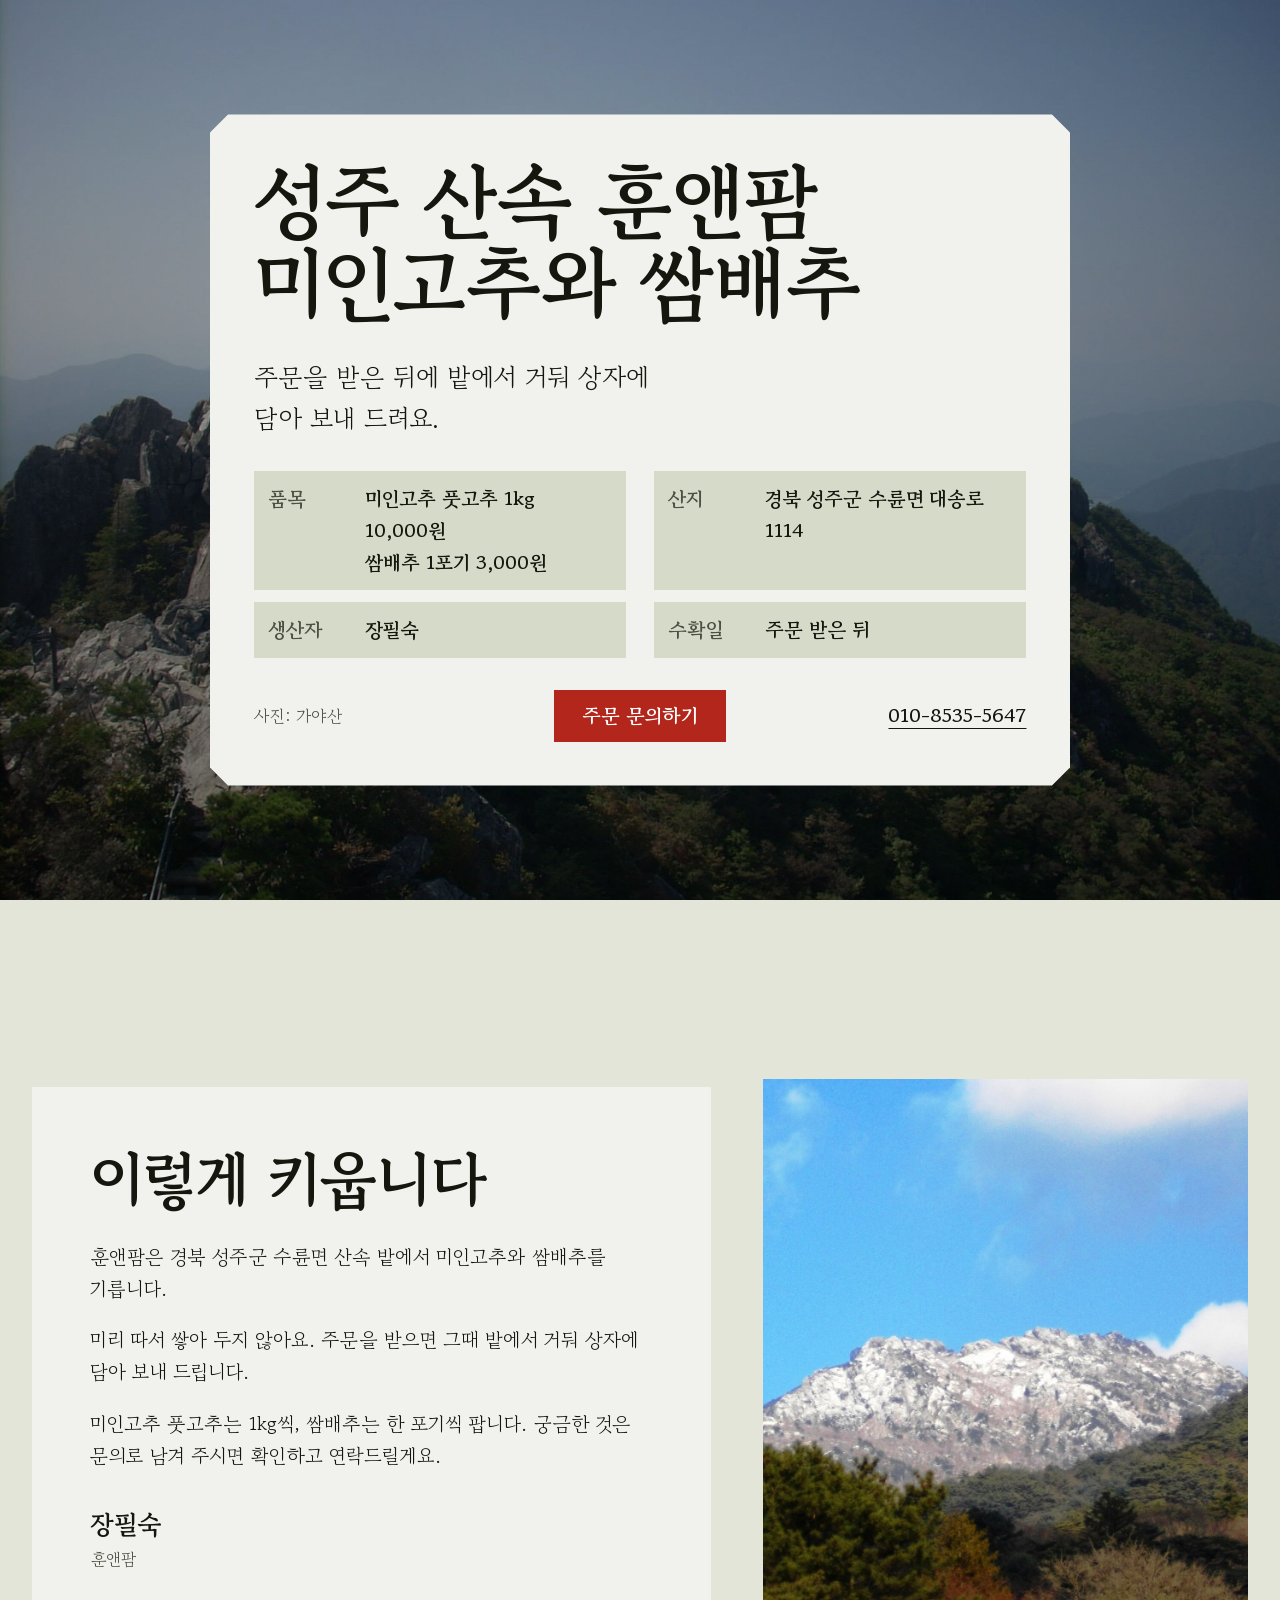
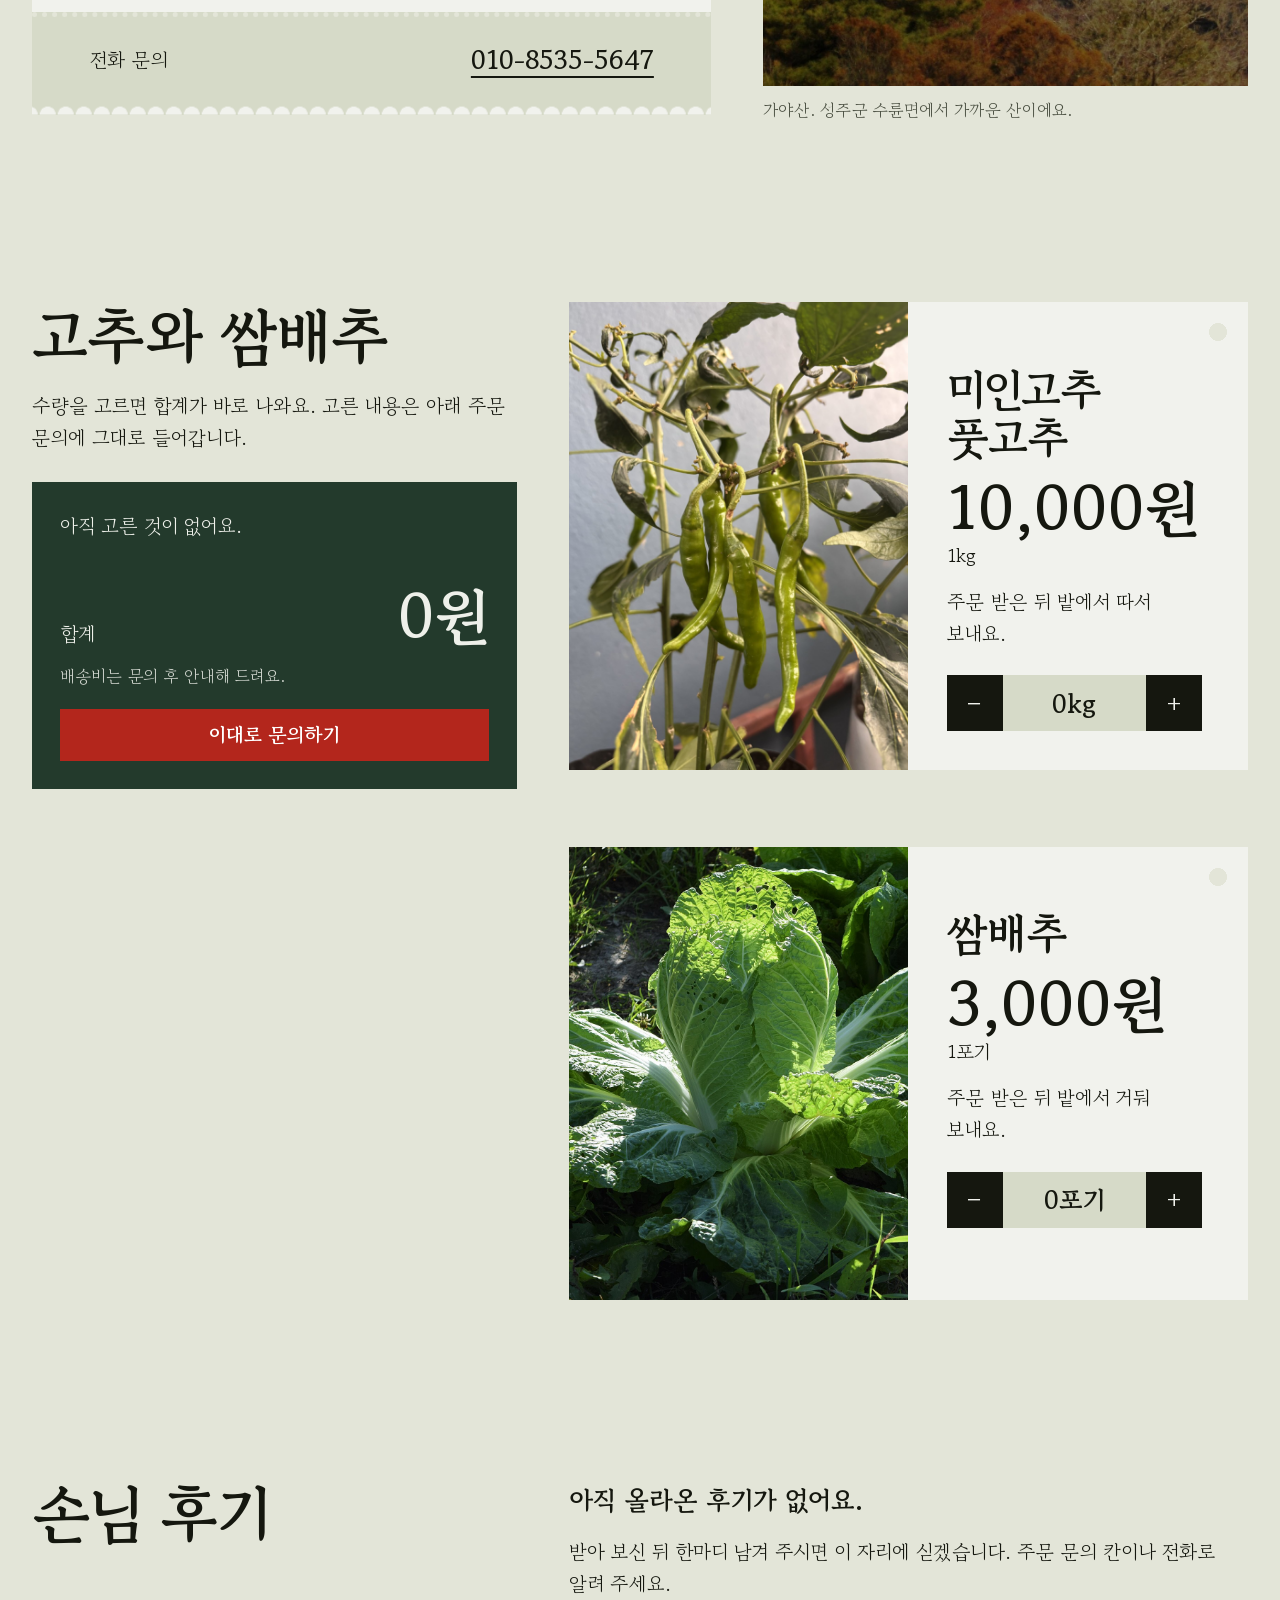
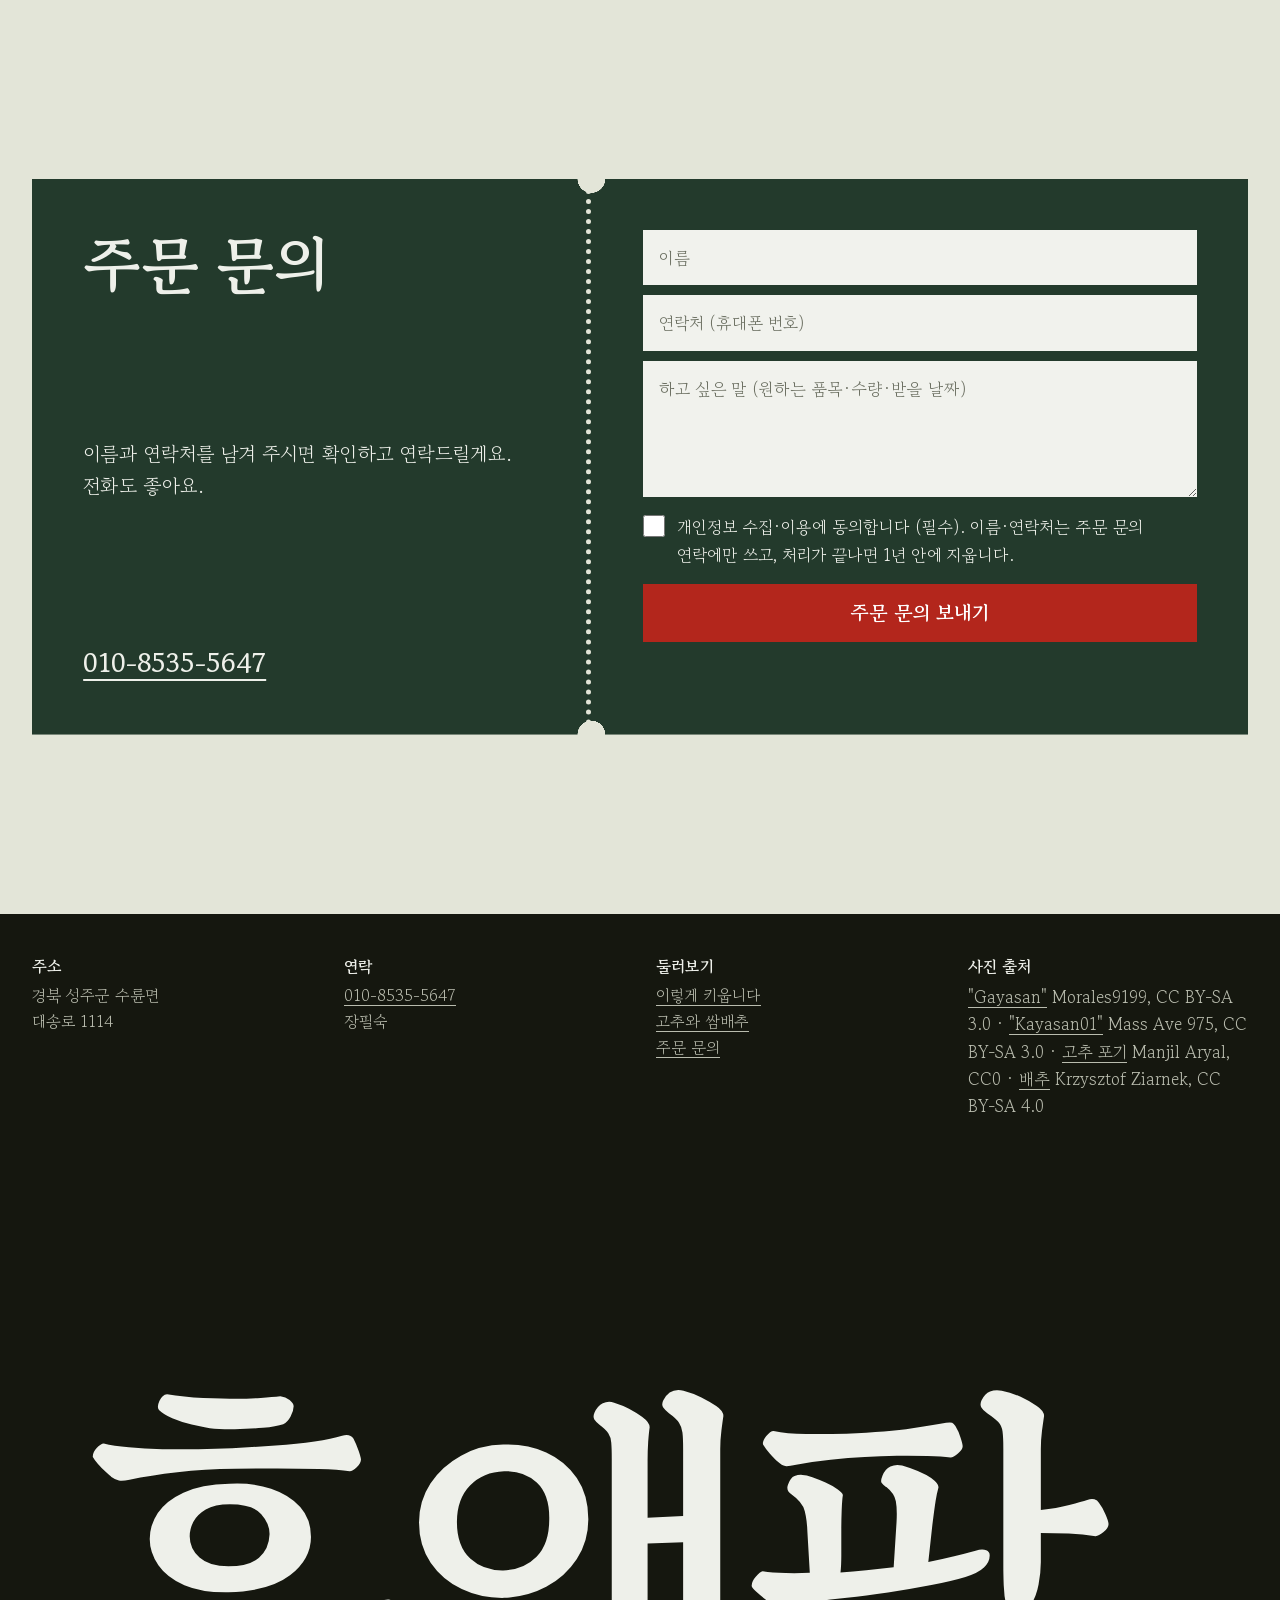
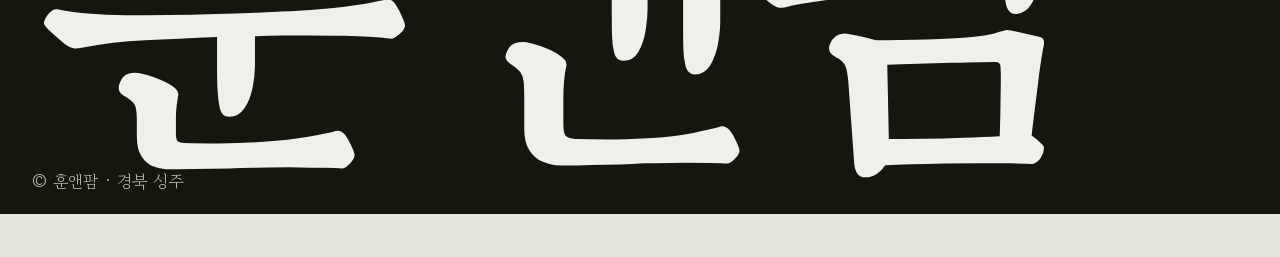
<file: index.html>
<!doctype html>
<html lang="ko">
<head>
<meta charset="utf-8">
<meta name="viewport" content="width=device-width, initial-scale=1">
<title>훈앤팜 — 성주 산속 미인고추·쌈배추</title>
<meta name="description" content="경북 성주군 수륜면 훈앤팜. 미인고추 풋고추 1kg 10,000원, 쌈배추 1포기 3,000원. 주문을 받은 뒤 밭에서 거둬 보내 드립니다.">
<meta property="og:title" content="훈앤팜 — 성주 산속 미인고추·쌈배추">
<meta property="og:description" content="주문을 받은 뒤 밭에서 거둬 보내 드립니다. 미인고추 풋고추 1kg 10,000원 · 쌈배추 1포기 3,000원">
<meta property="og:image" content="assets/gayasan-ridge.jpg">
<link rel="preconnect" href="https://fonts.googleapis.com">
<link rel="preconnect" href="https://fonts.gstatic.com" crossorigin>
<link href="https://fonts.googleapis.com/css2?family=Gowun+Batang:wght@400;700&display=swap" rel="stylesheet">
<link rel="stylesheet" href="styles.css">
<script>document.documentElement.classList.add('js')</script>
</head>
<body>

<header class="hero" id="top">
  <img class="hero-photo" src="assets/gayasan-ridge.jpg" width="1920" height="1440" alt="가야산 능선과 바위 봉우리, 멀리 겹쳐진 산줄기">
  <div class="label" aria-labelledby="hero-title">
    <h1 id="hero-title" class="reveal">성주 산속 훈앤팜<br>미인고추와 쌈배추</h1>
    <p class="label-lead reveal">주문을 받은 뒤에 밭에서 거둬 상자에 담아 보내 드려요.</p>
    <dl class="label-facts reveal">
      <div><dt>품목</dt><dd>미인고추 풋고추 1kg 10,000원<br>쌈배추 1포기 3,000원</dd></div>
      <div><dt>산지</dt><dd>경북 성주군 수륜면 대송로 1114</dd></div>
      <div><dt>생산자</dt><dd>장필숙</dd></div>
      <div><dt>수확일</dt><dd>주문 받은 뒤</dd></div>
    </dl>
    <div class="label-foot">
      <span class="label-credit">사진: 가야산</span>
      <a class="btn" href="#order">주문 문의하기</a>
      <a class="label-tel" href="tel:01085355647">010-8535-5647</a>
    </div>
  </div>
</header>

<main>

<section class="letter-wrap" id="story" aria-labelledby="story-title">
  <article class="letter">
    <h2 id="story-title" class="reveal">이렇게 키웁니다</h2>
    <p class="reveal">훈앤팜은 경북 성주군 수륜면 산속 밭에서 미인고추와 쌈배추를 기릅니다.</p>
    <p class="reveal">미리 따서 쌓아 두지 않아요. 주문을 받으면 그때 밭에서 거둬 상자에 담아 보내 드립니다.</p>
    <p class="reveal">미인고추 풋고추는 1kg씩, 쌈배추는 한 포기씩 팝니다. 궁금한 것은 문의로 남겨 주시면 확인하고 연락드릴게요.</p>
    <p class="sign reveal">장필숙<span>훈앤팜</span></p>
    <div class="letter-stub">
      <span>전화 문의</span>
      <a href="tel:01085355647">010-8535-5647</a>
    </div>
  </article>
  <figure class="letter-photo reveal">
    <img src="assets/gayasan-winter.jpg" width="1920" height="1421" alt="눈이 내린 가야산 봉우리와 앞쪽의 소나무 숲" loading="lazy" decoding="async">
    <figcaption>가야산. 성주군 수륜면에서 가까운 산이에요.</figcaption>
  </figure>
</section>

<section class="crops" id="crops" aria-labelledby="crops-title">
  <div class="crops-side">
    <h2 id="crops-title" class="reveal">고추와 쌈배추</h2>
    <p class="reveal">수량을 고르면 합계가 바로 나와요. 고른 내용은 아래 주문 문의에 그대로 들어갑니다.</p>
    <div class="tally" aria-live="polite">
      <p class="tally-lines" id="tally-lines">아직 고른 것이 없어요.</p>
      <p class="tally-sum"><span>합계</span> <strong id="tally-sum">0원</strong></p>
      <p class="tally-note">배송비는 문의 후 안내해 드려요.</p>
      <a class="btn" href="#order" id="tally-go">이대로 문의하기</a>
    </div>
  </div>

  <div class="tags">
    <article class="tag reveal" data-item="미인고추 풋고추" data-unit="kg" data-price="10000">
      <img src="assets/green-chili.jpg" width="1536" height="2048" alt="가지에 길쭉한 풋고추가 여러 개 달린 고추 포기" loading="lazy" decoding="async">
      <div class="tag-body">
        <h3>미인고추 풋고추</h3>
        <p class="tag-price"><strong>10,000원</strong> 1kg</p>
        <p>주문 받은 뒤 밭에서 따서 보내요.</p>
        <div class="stepper">
          <button type="button" class="step" data-d="-1" aria-label="미인고추 풋고추 1kg 빼기">−</button>
          <output class="qty" aria-label="미인고추 풋고추 수량">0kg</output>
          <button type="button" class="step" data-d="1" aria-label="미인고추 풋고추 1kg 더하기">+</button>
        </div>
      </div>
    </article>

    <article class="tag tag-b reveal" data-item="쌈배추" data-unit="포기" data-price="3000">
      <img src="assets/cabbage-field.jpg" width="1920" height="1280" alt="밭에서 잎을 넓게 펼치고 자라는 배추" loading="lazy" decoding="async">
      <div class="tag-body">
        <h3>쌈배추</h3>
        <p class="tag-price"><strong>3,000원</strong> 1포기</p>
        <p>주문 받은 뒤 밭에서 거둬 보내요.</p>
        <div class="stepper">
          <button type="button" class="step" data-d="-1" aria-label="쌈배추 1포기 빼기">−</button>
          <output class="qty" aria-label="쌈배추 수량">0포기</output>
          <button type="button" class="step" data-d="1" aria-label="쌈배추 1포기 더하기">+</button>
        </div>
      </div>
    </article>
  </div>
</section>

<section class="reviews" id="reviews" aria-labelledby="reviews-title">
  <h2 id="reviews-title" class="reveal">손님 후기</h2>
  <p class="reviews-lead reveal">아직 올라온 후기가 없어요.</p>
  <p class="reveal">받아 보신 뒤 한마디 남겨 주시면 이 자리에 싣겠습니다. 주문 문의 칸이나 전화로 알려 주세요.</p>
</section>

<section class="order" id="order" aria-labelledby="order-title">
  <div class="coupon">
    <div class="coupon-stub">
      <h2 id="order-title">주문 문의</h2>
      <p>이름과 연락처를 남겨 주시면 확인하고 연락드릴게요. 전화도 좋아요.</p>
      <a class="coupon-tel" href="tel:01085355647">010-8535-5647</a>
    </div>
    <form class="coupon-form" id="order-form" novalidate>
      <label class="vh" for="f-name">이름</label>
      <input id="f-name" name="name" type="text" placeholder="이름" autocomplete="name" required maxlength="50">
      <label class="vh" for="f-contact">연락처</label>
      <input id="f-contact" name="contact" type="tel" placeholder="연락처 (휴대폰 번호)" autocomplete="tel" required maxlength="100">
      <label class="vh" for="f-message">하고 싶은 말</label>
      <textarea id="f-message" name="message" rows="4" placeholder="하고 싶은 말 (원하는 품목·수량·받을 날짜)" maxlength="1000"></textarea>
      <div class="hp" aria-hidden="true">
        <label for="f-website">비워 두세요</label>
        <input id="f-website" name="website" type="text" tabindex="-1" autocomplete="off">
      </div>
      <label class="consent">
        <input id="f-consent" type="checkbox" required>
        <span>개인정보 수집·이용에 동의합니다 (필수). 이름·연락처는 주문 문의 연락에만 쓰고, 처리가 끝나면 1년 안에 지웁니다.</span>
      </label>
      <button class="btn btn-wide" type="submit">주문 문의 보내기</button>
      <p class="form-msg" id="form-msg" role="status" aria-live="polite"></p>
    </form>
  </div>
</section>

</main>

<footer class="foot">
  <div class="foot-cols">
    <div>
      <p class="foot-h">주소</p>
      <p>경북 성주군 수륜면<br>대송로 1114</p>
    </div>
    <div>
      <p class="foot-h">연락</p>
      <p><a href="tel:01085355647">010-8535-5647</a><br>장필숙</p>
    </div>
    <div>
      <p class="foot-h">둘러보기</p>
      <p><a href="#story">이렇게 키웁니다</a><br><a href="#crops">고추와 쌈배추</a><br><a href="#order">주문 문의</a></p>
    </div>
    <div>
      <p class="foot-h">사진 출처</p>
      <p class="credits">
        <a href="https://commons.wikimedia.org/wiki/File:Gayasan.jpg">"Gayasan"</a> Morales9199, CC BY-SA 3.0 ·
        <a href="https://commons.wikimedia.org/wiki/File:Kayasan01.JPG">"Kayasan01"</a> Mass Ave 975, CC BY-SA 3.0 ·
        <a href="https://wordpress.org/photos/photo/7766a118e9/">고추 포기</a> Manjil Aryal, CC0 ·
        <a href="https://commons.wikimedia.org/wiki/File:Brassica_rapa_subsp._pekinensis_%27Manoko%27_kz01.jpg">배추</a> Krzysztof Ziarnek, CC BY-SA 4.0
      </p>
    </div>
  </div>
  <p class="wordmark" aria-hidden="true">훈앤팜</p>
  <p class="legal">© 훈앤팜 · 경북 성주</p>
</footer>

<script src="main.js" defer></script>
</body>
</html>
</file>
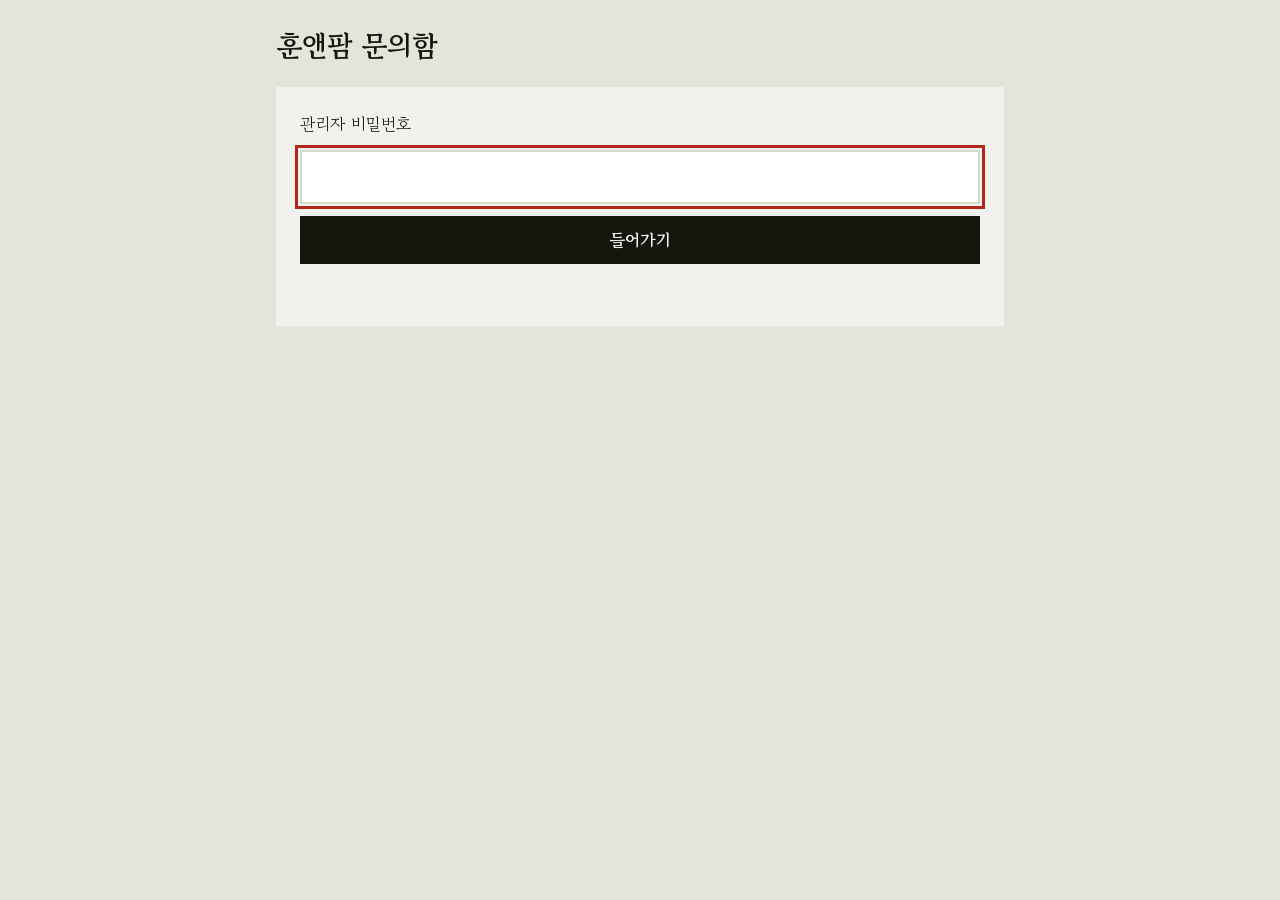
<file: admin/index.html>
<!doctype html>
<html lang="ko">
<head>
<meta charset="utf-8">
<meta name="viewport" content="width=device-width, initial-scale=1">
<meta name="robots" content="noindex, nofollow">
<title>훈앤팜 문의함</title>
<link rel="preconnect" href="https://fonts.googleapis.com">
<link rel="preconnect" href="https://fonts.gstatic.com" crossorigin>
<link href="https://fonts.googleapis.com/css2?family=Gowun+Batang:wght@400;700&display=swap" rel="stylesheet">
<style>
  :root { --bg: #e3e5d8; --paper: #f1f2ed; --surface: #d6dac8; --ink: #15170f; --muted: #4b5042; --field: #233a2c; --accent: #b3261c; --late: #b3261c; }
  [hidden] { display: none !important; }
  * { box-sizing: border-box; }
  body { margin: 0; background: var(--bg); color: var(--ink); font-family: "Gowun Batang", serif; font-size: 17px; line-height: 1.55; word-break: keep-all; }
  main { max-width: 760px; margin: 0 auto; padding: 24px 16px 64px; }
  h1 { font-size: 1.75rem; margin: 0 0 20px; letter-spacing: -0.02em; }
  button, input { font: inherit; }
  :focus-visible { outline: 3px solid var(--accent); outline-offset: 2px; }
  .btn { min-height: 48px; padding: 0 18px; border: 0; background: var(--ink); color: var(--paper); font-weight: 700; cursor: pointer; }
  .btn:active { transform: scale(.98); }
  #login { background: var(--paper); padding: 24px; display: grid; gap: 12px; }
  #login input { min-height: 52px; padding: 12px 14px; border: 2px solid var(--surface); background: #fff; }
  .err { color: var(--late); font-weight: 700; min-height: 1.5em; margin: 0; }
  .top { display: flex; justify-content: space-between; align-items: end; gap: 12px; background: var(--field); color: var(--paper); padding: 20px; margin-bottom: 8px; }
  .top strong { display: block; font-size: 3rem; line-height: 1; }
  .top .btn { background: var(--paper); color: var(--ink); }
  .late { background: var(--late); color: #fff; padding: 12px 16px; font-weight: 700; margin-bottom: 8px; }
  .filters { display: flex; flex-wrap: wrap; gap: 6px; margin: 12px 0; }
  .filters button { min-height: 44px; padding: 0 14px; border: 0; background: var(--surface); cursor: pointer; }
  .filters button[aria-pressed="true"] { background: var(--ink); color: var(--paper); }
  .card { background: var(--paper); padding: 18px; margin-bottom: 8px; display: grid; gap: 8px; }
  .card.is-late { box-shadow: inset 4px 0 0 var(--late); }
  .meta { display: flex; justify-content: space-between; gap: 8px; color: var(--muted); font-size: 0.9375rem; }
  .name { font-size: 1.25rem; font-weight: 700; }
  .contact { justify-self: start; background: none; border: 0; padding: 0; font-weight: 700; text-decoration: underline; text-underline-offset: 4px; cursor: pointer; min-height: 32px; }
  .msg { white-space: pre-wrap; margin: 0; }
  .states { display: grid; grid-template-columns: repeat(3, 1fr); gap: 6px; }
  .states button { min-height: 48px; border: 0; background: var(--surface); cursor: pointer; font-weight: 700; }
  .states button[aria-pressed="true"] { background: var(--field); color: var(--paper); }
  .empty { background: var(--paper); padding: 24px; }
  .toast { position: fixed; left: 50%; bottom: 20px; transform: translateX(-50%); background: var(--ink); color: var(--paper); padding: 10px 16px; }
</style>
</head>
<body>
<main>
  <h1>훈앤팜 문의함</h1>

  <form id="login">
    <label for="pw">관리자 비밀번호</label>
    <input id="pw" type="password" autocomplete="current-password" required>
    <button class="btn" type="submit">들어가기</button>
    <p class="err" id="login-err" role="alert"></p>
  </form>

  <section id="box" hidden>
    <div class="top">
      <div>새 문의<strong id="new-count">0</strong></div>
      <button class="btn" type="button" id="reload">새로고침</button>
    </div>
    <p class="late" id="late" hidden></p>
    <div class="filters" role="group" aria-label="상태별 보기">
      <button type="button" data-f="all" aria-pressed="true">전체</button>
      <button type="button" data-f="새 문의" aria-pressed="false">새 문의</button>
      <button type="button" data-f="연락함" aria-pressed="false">연락함</button>
      <button type="button" data-f="완료" aria-pressed="false">완료</button>
    </div>
    <p class="err" id="box-err" role="alert"></p>
    <div id="list"></div>
  </section>
</main>
<p class="toast" id="toast" hidden></p>

<script>
(() => {
  const KEY = 'hunandfarm-admin';
  const STATES = ['새 문의', '연락함', '완료'];
  const $ = (id) => document.getElementById(id);
  let rows = [];
  let filter = 'all';

  const api = (opts = {}) => fetch('/api/admin', {
    ...opts,
    headers: { 'Content-Type': 'application/json', 'x-admin-password': sessionStorage.getItem(KEY) || '' },
  });

  const toast = (t) => { const el = $('toast'); el.textContent = t; el.hidden = false; clearTimeout(toast.t); toast.t = setTimeout(() => (el.hidden = true), 1800); };
  const when = (iso) => new Date(iso).toLocaleString('ko-KR', { month: 'long', day: 'numeric', hour: '2-digit', minute: '2-digit' });
  const isLate = (r) => r.status === '새 문의' && Date.now() - new Date(r.created_at).getTime() > 48 * 3600 * 1000;

  function render() {
    $('new-count').textContent = rows.filter((r) => r.status === '새 문의').length;
    const late = rows.filter(isLate).length;
    $('late').hidden = !late;
    $('late').textContent = `답장 늦은 문의 ${late}건 (48시간 넘음)`;
    const list = $('list');
    list.textContent = '';
    const shown = rows.filter((r) => filter === 'all' || r.status === filter);
    if (!shown.length) {
      const p = document.createElement('p'); p.className = 'empty'; p.textContent = '아직 문의가 없어요.'; list.append(p); return;
    }
    for (const r of shown) {
      const card = document.createElement('article');
      card.className = 'card' + (isLate(r) ? ' is-late' : '');
      const meta = document.createElement('div'); meta.className = 'meta';
      meta.append(Object.assign(document.createElement('span'), { textContent: when(r.created_at) }), Object.assign(document.createElement('span'), { textContent: r.status }));
      const name = Object.assign(document.createElement('div'), { className: 'name', textContent: r.name });
      const contact = Object.assign(document.createElement('button'), { type: 'button', className: 'contact', textContent: r.contact, title: '눌러서 복사' });
      contact.addEventListener('click', async () => {
        try { await navigator.clipboard.writeText(r.contact); toast('연락처를 복사했어요'); }
        catch { const s = getSelection(); const rg = document.createRange(); rg.selectNodeContents(contact); s.removeAllRanges(); s.addRange(rg); }
      });
      const msg = Object.assign(document.createElement('p'), { className: 'msg', textContent: r.message || '(내용 없음)' });
      const states = document.createElement('div'); states.className = 'states'; states.setAttribute('role', 'group'); states.setAttribute('aria-label', '처리 상태');
      for (const s of STATES) {
        const b = Object.assign(document.createElement('button'), { type: 'button', textContent: s });
        b.setAttribute('aria-pressed', String(r.status === s));
        b.addEventListener('click', () => setStatus(r.id, s));
        states.append(b);
      }
      card.append(meta, name, contact, msg, states);
      list.append(card);
    }
  }

  async function load() {
    $('box-err').textContent = '';
    const r = await api();
    const data = await r.json().catch(() => ({}));
    if (r.status === 401) { sessionStorage.removeItem(KEY); showLogin('비밀번호가 맞지 않아요.'); return; }
    if (!r.ok) { $('box-err').textContent = data.error || '불러오지 못했어요.'; return; }
    rows = data.rows || [];
    $('login').hidden = true; $('box').hidden = false;
    render();
  }

  async function setStatus(id, status) {
    const r = await api({ method: 'PATCH', body: JSON.stringify({ id, status }) });
    const data = await r.json().catch(() => ({}));
    if (!r.ok) { $('box-err').textContent = data.error || '바꾸지 못했어요.'; return; }
    toast(`'${status}'(으)로 바꿨어요`);
    load();
  }

  function showLogin(err) {
    $('box').hidden = true; $('login').hidden = false;
    $('login-err').textContent = err || '';
    $('pw').value = ''; $('pw').focus();
  }

  $('login').addEventListener('submit', (e) => {
    e.preventDefault();
    sessionStorage.setItem(KEY, $('pw').value);
    load();
  });
  $('reload').addEventListener('click', load);
  document.querySelectorAll('.filters button').forEach((b) => b.addEventListener('click', () => {
    filter = b.dataset.f;
    document.querySelectorAll('.filters button').forEach((x) => x.setAttribute('aria-pressed', String(x === b)));
    render();
  }));

  if (sessionStorage.getItem(KEY)) load(); else showLogin();
})();
</script>
</body>
</html>
</file>
<file: styles.css>
:root {
  --bg: #e3e5d8;
  --surface: #d6dac8;
  --paper: #f1f2ed;
  --ink: #15170f;
  --muted: #4b5042;
  --field: #233a2c;
  --field-2: #2e4a38;
  --field-ink: #eef0ea;
  --accent: #b3261c;
  --accent-ink: #ffffff;

  --step-small: clamp(1rem, 0.98rem + 0.1vw, 1.0625rem);
  --step-body: clamp(1.0625rem, 1rem + 0.3vw, 1.25rem);
  --step-lead: clamp(1.25rem, 1.1rem + 0.7vw, 1.625rem);
  --step-head: clamp(2rem, 1.3rem + 3.2vw, 4rem);
  --step-display: clamp(2.5rem, 1.4rem + 4.6vw, 5.5rem);

  --margin: clamp(16px, 3vw, 32px);
  --gap: clamp(120px, 14vw, 200px);
  --ease: cubic-bezier(.2, .7, .2, 1);
}

*, *::before, *::after { box-sizing: border-box; }
html { -webkit-text-size-adjust: 100%; scroll-behavior: smooth; }
body {
  margin: 0;
  background: var(--bg);
  color: var(--ink);
  font-family: "Gowun Batang", "Noto Serif KR", serif;
  font-size: var(--step-body);
  line-height: 1.6;
  word-break: keep-all;
  overflow-wrap: break-word;
}
img { display: block; max-width: 100%; height: auto; }
h1, h2, h3 { font-weight: 700; letter-spacing: -0.02em; line-height: 1.1; margin: 0; }
p { margin: 0; }
a { color: inherit; }
:focus-visible { outline: 3px solid var(--accent); outline-offset: 3px; }
::selection { background: var(--accent); color: var(--accent-ink); }
.vh { position: absolute; width: 1px; height: 1px; overflow: hidden; clip-path: inset(50%); white-space: nowrap; } /* taste-skill-ignore: visually hidden label */

/* buttons: one shape, square */
.btn {
  display: inline-flex; align-items: center; justify-content: center;
  min-height: 52px; padding: 0 28px;
  background: var(--accent); color: var(--accent-ink);
  font: inherit; font-weight: 700; font-size: var(--step-body);
  text-decoration: none; border: 0; border-radius: 0; cursor: pointer;
  transition: transform .18s var(--ease), background-color .18s var(--ease);
}
.btn:hover { background: #962018; transform: translateY(-2px); }
.btn:active { transform: translateY(1px) scale(.98); }

/* ---------- hero: the produce box label ---------- */
.hero {
  position: relative; min-height: 100svh;
  display: grid; place-items: center;
  padding: 48px var(--margin);
  overflow: hidden; background: var(--field);
}
.hero-photo {
  position: absolute; inset: 0; width: 100%; height: 100%;
  object-fit: cover; filter: brightness(.62) saturate(.9);
  transform-origin: 50% 40%;
  animation: drift 24s var(--ease) both;
}
@keyframes drift { from { transform: scale(1.12); } to { transform: scale(1); } }

.label {
  position: relative; width: min(100%, 860px);
  background: var(--paper);
  padding: clamp(24px, 3.4vw, 44px);
  display: grid; gap: clamp(20px, 2.6vw, 32px);
  /* notched corners like a cut label */
  clip-path: polygon(18px 0, calc(100% - 18px) 0, 100% 18px, 100% calc(100% - 18px), calc(100% - 18px) 100%, 18px 100%, 0 calc(100% - 18px), 0 18px);
}
.label-top {
  display: flex; justify-content: space-between; gap: 12px;
  font-size: var(--step-small); font-weight: 700;
  padding-bottom: 14px;
  border-bottom: 4px dotted var(--ink);
}
.label h1 { font-size: var(--step-display); line-height: 1.02; }
.label-lead { font-size: var(--step-lead); max-width: 30ch; }
.label-facts { margin: 0; display: grid; grid-template-columns: 1fr 1fr; gap: 12px 28px; }
.label-facts div { display: grid; grid-template-columns: 4.5em 1fr; gap: 8px; background: var(--surface); padding: 12px 14px; }
.label-facts dt { font-weight: 700; color: var(--muted); }
.label-facts dd { margin: 0; font-weight: 700; }
.label-foot { display: grid; grid-template-columns: 1fr auto 1fr; align-items: center; gap: 16px; }
.label-credit { font-size: var(--step-small); color: var(--muted); }
.label-tel { justify-self: end; font-weight: 700; text-underline-offset: 4px; }

/* ---------- story: a letter with a tear-off stub ---------- */
.letter-wrap {
  display: grid; grid-template-columns: minmax(0, 7fr) minmax(0, 5fr);
  gap: clamp(24px, 4vw, 64px); align-items: center;
  padding: var(--gap) var(--margin) 0;
  max-width: 1440px; margin: 0 auto;
}
.letter {
  background: var(--paper);
  padding: clamp(28px, 4.5vw, 60px) clamp(24px, 4.5vw, 60px) 0;
  display: grid; gap: 20px;
}
.letter h2 { font-size: var(--step-head); margin-bottom: 8px; }
.letter p { max-width: 36em; }
.sign { font-size: var(--step-lead); font-weight: 700; margin-top: 12px; display: grid; }
.sign span { font-size: var(--step-small); font-weight: 400; color: var(--muted); }
.letter-stub {
  margin: 20px calc(-1 * clamp(24px, 4.5vw, 60px)) 0;
  padding: 22px clamp(24px, 4.5vw, 60px);
  background: var(--surface);
  border-top: 5px dotted var(--bg);
  display: flex; justify-content: space-between; align-items: center; gap: 16px; flex-wrap: wrap;
  /* scalloped bottom edge: a cut-out mask, not a fill */
  -webkit-mask: radial-gradient(circle 8px at 50% 100%, transparent 98%, #000) bottom / 18px 100% repeat-x; /* taste-skill-ignore */
  mask: radial-gradient(circle 8px at 50% 100%, transparent 98%, #000) bottom / 18px 100% repeat-x; /* taste-skill-ignore */
  padding-bottom: 34px;
}
.letter-stub a { font-size: var(--step-lead); font-weight: 700; text-underline-offset: 5px; }
.letter-photo { margin: 0; }
.letter-photo img { width: 100%; aspect-ratio: 4 / 5; object-fit: cover; }
.letter-photo figcaption { font-size: var(--step-small); color: var(--muted); margin-top: 10px; }

/* ---------- crops: sticky tally + hanging tags ---------- */
.crops {
  display: grid; grid-template-columns: minmax(0, 5fr) minmax(0, 7fr);
  gap: clamp(24px, 4vw, 64px);
  padding: var(--gap) var(--margin) 0;
  max-width: 1440px; margin: 0 auto; align-items: start;
}
.crops-side { position: sticky; top: 32px; display: grid; gap: 20px; }
.crops-side h2 { font-size: var(--step-head); }
.tally { background: var(--field); color: var(--field-ink); padding: 28px; display: grid; gap: 12px; margin-top: 8px; }
.tally-lines { min-height: 3.2em; }
.tally-sum { display: flex; justify-content: space-between; align-items: baseline; gap: 12px; }
.tally-sum strong { font-size: var(--step-head); line-height: 1; }
.tally-note { font-size: var(--step-small); opacity: .85; }
.tally .btn { margin-top: 8px; }

.tags { display: grid; gap: clamp(40px, 6vw, 96px); }
.tag {
  background: var(--paper);
  display: grid; grid-template-columns: minmax(0, 1fr) minmax(0, 1fr);
  position: relative;
  /* the punched string hole of a hang tag */
  -webkit-mask: radial-gradient(circle 9px at calc(100% - 30px) 30px, transparent 98%, #000); /* taste-skill-ignore */
  mask: radial-gradient(circle 9px at calc(100% - 30px) 30px, transparent 98%, #000); /* taste-skill-ignore */
}
.tag img { width: 100%; height: 100%; aspect-ratio: 3 / 4; object-fit: cover; }
.tag-body { padding: clamp(24px, 3vw, 40px); display: grid; align-content: start; gap: 14px; }
.tag h3 { font-size: clamp(1.75rem, 1.2rem + 2vw, 2.75rem); margin-top: 24px; }
.tag-price strong { font-size: var(--step-head); display: block; line-height: 1.05; }
.stepper { display: flex; align-items: stretch; margin-top: 12px; background: var(--surface); width: max-content; }
.step {
  width: 56px; height: 56px; border: 0; background: var(--ink); color: var(--paper);
  font: inherit; font-size: 1.6rem; cursor: pointer; border-radius: 0;
  transition: transform .15s var(--ease), background-color .15s var(--ease);
}
.step:hover { background: var(--field-2); }
.step:active { transform: scale(.92); }
.qty { min-width: 5.5em; display: grid; place-items: center; font-weight: 700; font-size: var(--step-lead); }
.qty.bump { animation: bump .3s var(--ease); }
@keyframes bump { 50% { transform: scale(1.18); } }

/* ---------- reviews: a reserved space ---------- */
.reviews {
  padding: var(--gap) var(--margin) 0;
  max-width: 1440px; margin: 0 auto;
  display: grid; grid-template-columns: minmax(0, 5fr) minmax(0, 7fr); gap: 16px clamp(24px, 4vw, 64px);
}
.reviews h2 { font-size: var(--step-head); grid-row: span 2; }
.reviews-lead { font-size: var(--step-lead); font-weight: 700; }
.reviews p { max-width: 34em; }

/* ---------- order: the clip-out coupon ---------- */
.order { padding: var(--gap) var(--margin); max-width: 1440px; margin: 0 auto; }
.coupon {
  display: grid; grid-template-columns: minmax(0, 46fr) minmax(0, 54fr);
  background: var(--field); color: var(--field-ink);
  --notch-a: radial-gradient(circle 14px at 46% 0, transparent 98%, #000) top / 100% 51% no-repeat; /* taste-skill-ignore */
  --notch-b: radial-gradient(circle 14px at 46% 100%, transparent 98%, #000) bottom / 100% 51% no-repeat; /* taste-skill-ignore */
  -webkit-mask: var(--notch-a), var(--notch-b);
  mask: var(--notch-a), var(--notch-b);
}
.coupon-stub {
  padding: clamp(28px, 4vw, 56px);
  display: grid; align-content: space-between; gap: 24px;
  border-right: 5px dotted var(--bg);
}
.coupon-stub h2 { font-size: var(--step-head); }
.coupon-tel { font-size: var(--step-lead); font-weight: 700; text-underline-offset: 5px; }
.coupon-form { padding: clamp(28px, 4vw, 56px); display: grid; gap: 10px; }
.coupon-form input[type=text], .coupon-form input[type=tel], .coupon-form textarea {
  width: 100%; min-height: 54px; padding: 14px 16px;
  font: inherit; font-size: 1.0625rem; color: var(--ink);
  background: var(--paper); border: 0; border-radius: 0;
}
.coupon-form textarea { resize: vertical; min-height: 120px; }
.coupon-form ::placeholder { color: #6a6e60; }
.hp { position: absolute; width: 1px; height: 1px; overflow: hidden; clip-path: inset(50%); } /* taste-skill-ignore: spam trap */
.consent { display: grid; grid-template-columns: auto 1fr; gap: 12px; align-items: start; font-size: var(--step-small); margin: 6px 0; cursor: pointer; }
.consent input { width: 22px; height: 22px; margin: 2px 0 0; accent-color: var(--accent); }
.btn-wide { width: 100%; min-height: 58px; }
.form-msg { min-height: 1.6em; font-weight: 700; }
.form-msg.ok { color: #cfe6c8; }
.form-msg.err { color: #ffc9c2; }

/* ---------- footer: the back of the box ---------- */
.foot {
  background: var(--ink); color: var(--field-ink);
  min-height: 100svh; display: grid; grid-template-rows: auto 1fr auto auto;
  padding: 40px var(--margin) 20px;
}
.foot-cols { display: grid; grid-template-columns: repeat(4, minmax(0, 1fr)); gap: 32px; font-size: 1rem; line-height: 1.6; }
.foot-cols p { color: #b9bcae; }
.foot-cols .foot-h { color: var(--field-ink); font-weight: 700; margin-bottom: 4px; }
.foot-cols a { text-underline-offset: 3px; }
.credits { font-size: var(--step-small); }
.wordmark { grid-row: 3; font-size: 31.5vw; font-weight: 700; line-height: .9; letter-spacing: -0.05em; margin-bottom: 20px; white-space: nowrap; }
.legal { grid-row: 4; font-size: var(--step-small); color: #b9bcae; }

/* ---------- entrances (only when script runs) ---------- */
.js .reveal { opacity: 0; transform: translateY(24px); transition: opacity .7s var(--ease), transform .7s var(--ease); transition-delay: calc(var(--i, 0) * 80ms); }
.js .reveal.in { opacity: 1; transform: none; }

@media (prefers-reduced-motion: reduce) {
  html { scroll-behavior: auto; }
  .hero-photo { animation: none; }
  .js .reveal { opacity: 1; transform: none; transition: none; }
  .btn, .step { transition: none; }
  .qty.bump { animation: none; }
}

/* ---------- phone ---------- */
@media (max-width: 860px) {
  .label-facts { grid-template-columns: 1fr; gap: 8px; }
  .letter-wrap, .crops, .reviews { grid-template-columns: 1fr; }
  .crops-side { position: static; }
  .reviews h2 { grid-row: auto; }
  .coupon { grid-template-columns: 1fr;
    --notch-a: radial-gradient(circle 14px at 0 var(--cut, 30%), transparent 98%, #000) left / 51% 100% no-repeat; /* taste-skill-ignore */
    --notch-b: radial-gradient(circle 14px at 100% var(--cut, 30%), transparent 98%, #000) right / 51% 100% no-repeat; /* taste-skill-ignore */
  }
  .coupon-stub { border-right: 0; border-bottom: 5px dotted var(--bg); }
  .foot-cols { grid-template-columns: 1fr 1fr; }
  .wordmark { font-size: 31vw; }
}
@media (max-width: 560px) {
  .hero { padding: 16px var(--margin); }
  .label-top span:nth-child(3) { display: none; }
  .label-foot { grid-template-columns: 1fr; justify-items: start; }
  .label-foot .btn { width: 100%; order: -1; }
  .label-tel { justify-self: start; }
  .tag { grid-template-columns: 1fr; }
  .tag img { aspect-ratio: 4 / 3; height: auto; }
  .tag h3 { margin-top: 0; }
  .letter-photo img { aspect-ratio: 4 / 3; }
}
</file>
